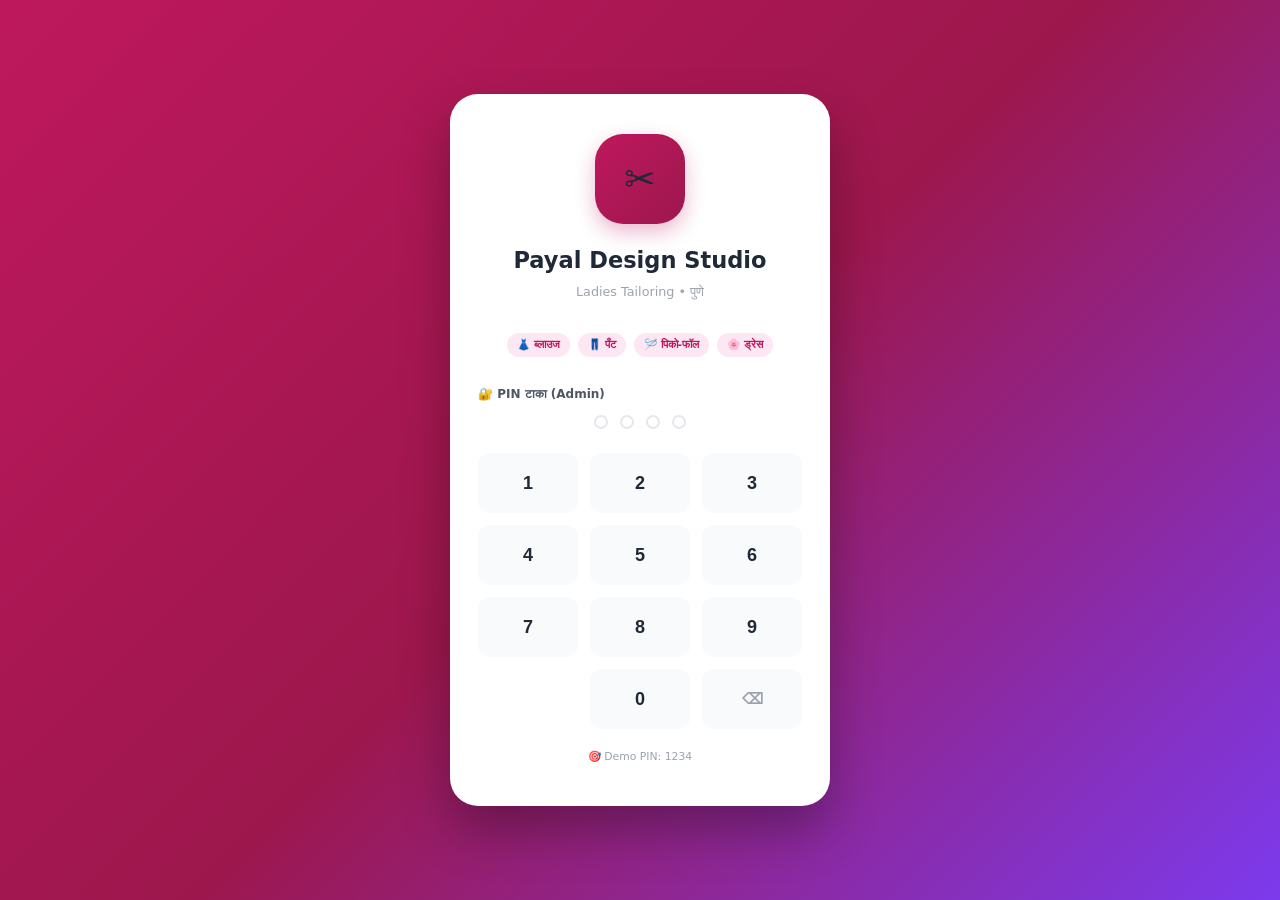
<file: index.html>
<!DOCTYPE html>
<html lang="mr">
<head>
  <meta charset="UTF-8">
  <meta name="viewport" content="width=device-width,initial-scale=1,maximum-scale=1">
  <meta name="theme-color" content="#be185d">
  <title>Payal Design Studio</title>
  <link rel="manifest" href="manifest.json">
  <link rel="stylesheet" href="assets/style.css">
  <style>
    body {
      background: linear-gradient(135deg, #be185d 0%, #9d174d 50%, #7c3aed 100%);
      display: flex;
      align-items: center;
      justify-content: center;
      min-height: 100vh;
      padding: 20px;
    }

    .splash-card {
      background: white;
      border-radius: 28px;
      padding: 40px 28px;
      width: 100%;
      max-width: 380px;
      text-align: center;
      box-shadow: 0 25px 50px rgba(0,0,0,0.3);
      animation: fadeIn 0.5s ease;
    }

    .shop-icon {
      width: 90px;
      height: 90px;
      background: linear-gradient(135deg, #be185d, #9d174d);
      border-radius: 28px;
      display: flex;
      align-items: center;
      justify-content: center;
      font-size: 2.5rem;
      margin: 0 auto 20px;
      box-shadow: 0 8px 20px rgba(190,24,93,0.3);
    }

    .shop-name {
      font-size: 1.5rem;
      font-weight: 800;
      color: var(--gray-800);
      margin-bottom: 4px;
    }

    .shop-tagline {
      color: var(--gray-400);
      font-size: 0.85rem;
      margin-bottom: 32px;
    }

    .pin-label {
      font-size: 0.8rem;
      font-weight: 700;
      color: var(--gray-600);
      margin-bottom: 12px;
      text-align: left;
    }

    .pin-dots {
      display: flex;
      gap: 12px;
      justify-content: center;
      margin-bottom: 24px;
    }

    .pin-dot {
      width: 14px;
      height: 14px;
      border-radius: 50%;
      border: 2.5px solid var(--gray-200);
      transition: all 0.2s;
    }

    .pin-dot.filled {
      background: var(--pink);
      border-color: var(--pink);
      transform: scale(1.1);
    }

    .keypad {
      display: grid;
      grid-template-columns: repeat(3, 1fr);
      gap: 12px;
      margin-bottom: 20px;
    }

    .key {
      height: 60px;
      border-radius: var(--radius-md);
      border: none;
      background: var(--gray-50);
      font-size: 1.2rem;
      font-weight: 700;
      color: var(--gray-800);
      cursor: pointer;
      transition: all 0.15s;
      display: flex;
      align-items: center;
      justify-content: center;
    }

    .key:active {
      background: var(--pink-light);
      color: var(--pink);
      transform: scale(0.95);
    }

    .key.del {
      font-size: 1rem;
      color: var(--gray-400);
    }

    .key.zero {
      grid-column: 2;
    }

    .demo-note {
      font-size: 0.72rem;
      color: var(--gray-400);
      margin-top: 8px;
    }

    .features {
      display: flex;
      gap: 8px;
      justify-content: center;
      flex-wrap: wrap;
      margin-bottom: 28px;
    }

    .feature-tag {
      background: var(--pink-light);
      color: var(--pink);
      padding: 4px 10px;
      border-radius: 12px;
      font-size: 0.72rem;
      font-weight: 600;
    }
  </style>
</head>
<body>
  <div class="splash-card">
    <div class="shop-icon">✂️</div>

    <h1 class="shop-name">Payal Design Studio</h1>
    <p class="shop-tagline">Ladies Tailoring • पुणे</p>

    <div class="features">
      <span class="feature-tag">👗 ब्लाउज</span>
      <span class="feature-tag">👖 पँट</span>
      <span class="feature-tag">🪡 पिको-फॉल</span>
      <span class="feature-tag">🌸 ड्रेस</span>
    </div>

    <p class="pin-label">🔐 PIN टाका (Admin)</p>

    <div class="pin-dots">
      <div class="pin-dot" id="dot-0"></div>
      <div class="pin-dot" id="dot-1"></div>
      <div class="pin-dot" id="dot-2"></div>
      <div class="pin-dot" id="dot-3"></div>
    </div>

    <div class="keypad">
      <button class="key" onclick="addPin('1')">1</button>
      <button class="key" onclick="addPin('2')">2</button>
      <button class="key" onclick="addPin('3')">3</button>
      <button class="key" onclick="addPin('4')">4</button>
      <button class="key" onclick="addPin('5')">5</button>
      <button class="key" onclick="addPin('6')">6</button>
      <button class="key" onclick="addPin('7')">7</button>
      <button class="key" onclick="addPin('8')">8</button>
      <button class="key" onclick="addPin('9')">9</button>
      <button class="key zero" onclick="addPin('0')">0</button>
      <button class="key del" onclick="delPin()">⌫</button>
    </div>

    <p class="demo-note">🎯 Demo PIN: 1234</p>
  </div>

  <div class="toast-container" id="toast-container"></div>

  <script>
    let pin = '';
    const CORRECT_PIN = '1234';

    function addPin(digit) {
      if (pin.length >= 4) return;
      pin += digit;
      updateDots();
      if (pin.length === 4) checkPin();
    }

    function delPin() {
      pin = pin.slice(0, -1);
      updateDots();
    }

    function updateDots() {
      for (let i = 0; i < 4; i++) {
        const dot = document.getElementById(`dot-${i}`);
        if (dot) dot.classList.toggle('filled', i < pin.length);
      }
    }

    function checkPin() {
      if (pin === CORRECT_PIN) {
        showToast('✅ Welcome Payal ताई! 🙏', 'success');
        setTimeout(() => {
          window.location.href = 'dashboard.html';
        }, 800);
      } else {
        showToast('❌ चुकीचा PIN!', 'error');
        pin = '';
        setTimeout(updateDots, 300);
      }
    }

    function showToast(msg, type) {
      const container = document.getElementById('toast-container');
      const toast = document.createElement('div');
      toast.className = `toast ${type}`;
      toast.textContent = msg;
      container.appendChild(toast);
      setTimeout(() => toast.remove(), 3000);
    }
  </script>
</body>
</html>
</file>
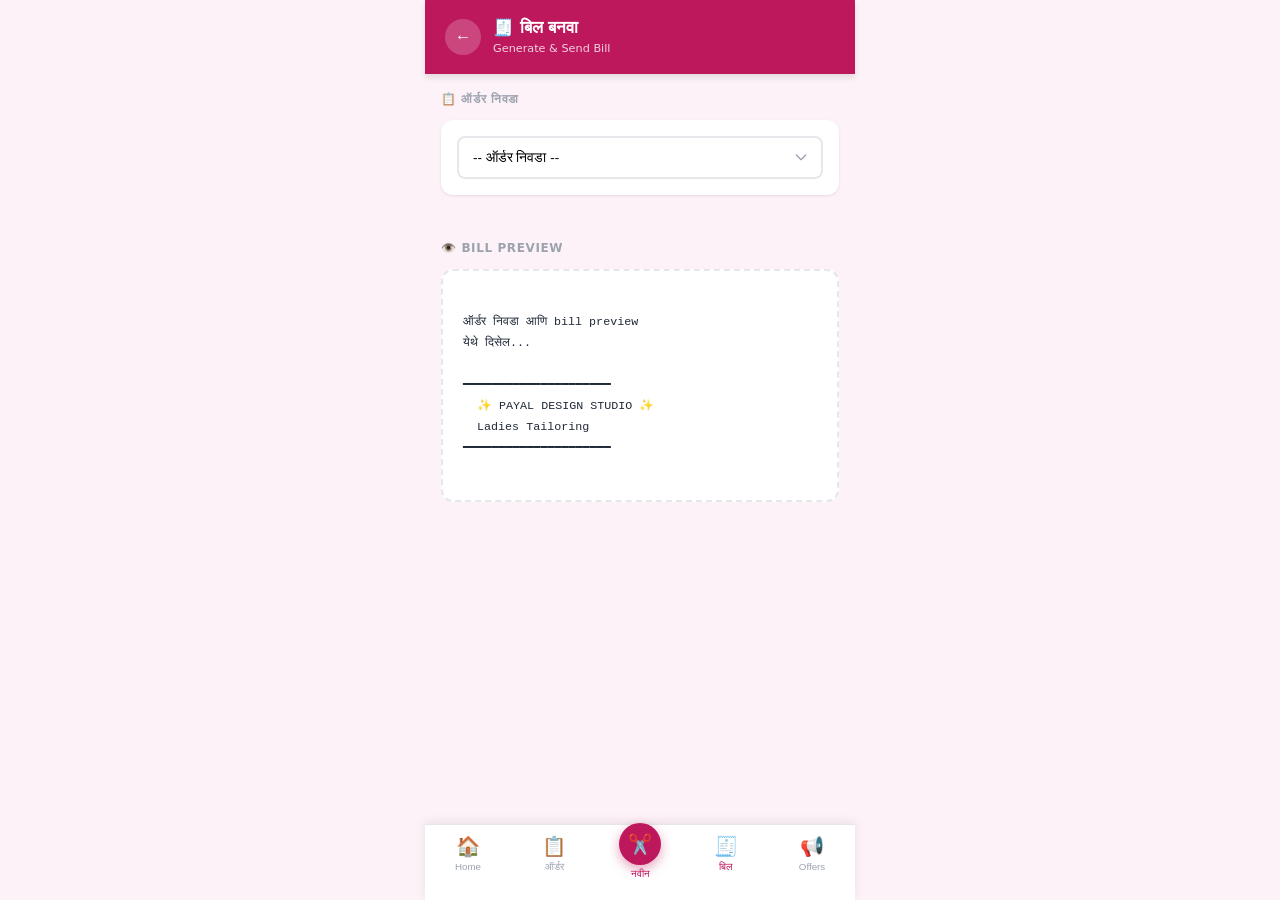
<file: bill.html>
<!DOCTYPE html>
<html lang="mr">
<head>
  <meta charset="UTF-8">
  <meta name="viewport" content="width=device-width,initial-scale=1,maximum-scale=1">
  <meta name="theme-color" content="#be185d">
  <title>बिल — Payal Design Studio</title>
  <link rel="stylesheet" href="assets/style.css">
  <style>
    .bill-header {
      text-align: center;
      padding: 20px;
      background: linear-gradient(135deg, #be185d, #9d174d);
      color: white;
    }

    .hidden { display: none !important; }

    .upi-section {
      background: linear-gradient(135deg, #10b981, #059669);
      color: white;
      border-radius: var(--radius-md);
      padding: 16px;
      text-align: center;
    }
  </style>
</head>
<body data-page="bill">

  <div class="screen">
    <div class="topbar">
      <button class="topbar-back" onclick="goBack()">←</button>
      <div class="topbar-title">
        <h1>🧾 बिल बनवा</h1>
        <p>Generate & Send Bill</p>
      </div>
    </div>

    <div class="page-content">

      <!-- Select Order -->
      <div class="section">
        <p class="section-title">📋 ऑर्डर निवडा</p>
        <div class="card">
          <select id="bill-order-select" class="form-input">
            <option value="">-- ऑर्डर निवडा --</option>
          </select>
        </div>
      </div>

      <!-- Bill Preview -->
      <div class="section">
        <p class="section-title">👁️ Bill Preview</p>
        <div class="bill-preview" id="bill-preview">
ऑर्डर निवडा आणि bill preview
येथे दिसेल...

━━━━━━━━━━━━━━━━━━━━━
  ✨ PAYAL DESIGN STUDIO ✨
  Ladies Tailoring
━━━━━━━━━━━━━━━━━━━━━
        </div>
      </div>

      <!-- Actions -->
      <div class="section hidden" id="bill-actions">

        <!-- UPI QR -->
        <div class="upi-section" style="margin-bottom:16px">
          <p style="font-size:0.8rem;opacity:0.9">UPI Payment</p>
          <div class="qr-placeholder">
            📱
          </div>
          <p id="qr-label" style="font-weight:700;font-size:1.1rem">
            QR Code
          </p>
          <p style="font-size:0.75rem;opacity:0.85;margin-top:4px">
            payal@upi
          </p>
          <p style="font-size:0.72rem;opacity:0.7;margin-top:4px">
            (Demo: Real QR येईल live version मध्ये)
          </p>
        </div>

        <button class="btn btn-primary" style="margin-bottom:10px"
                onclick="sendBillWhatsApp()">
          📱 WhatsApp वर Bill पाठवा
        </button>

        <button class="btn btn-secondary" style="margin-bottom:10px"
                onclick="copyBill()">
          📋 Bill Copy करा
        </button>

        <button class="btn btn-outline" onclick="markPaid()">
          ✅ Payment मिळाली (Mark Paid)
        </button>
      </div>

    </div>

    <!-- Bottom Nav -->
    <nav class="bottom-nav">
      <button class="nav-item" onclick="goTo('dashboard.html')">
        <span class="nav-icon">🏠</span>
        <span>Home</span>
      </button>
      <button class="nav-item" onclick="goTo('orders.html')">
        <span class="nav-icon">📋</span>
        <span>ऑर्डर</span>
      </button>
      <button class="nav-item" onclick="goTo('new-order.html')"
              style="color:var(--pink)">
        <span class="nav-icon"
              style="background:var(--pink);color:white;border-radius:50%;width:42px;height:42px;display:flex;align-items:center;justify-content:center;margin-top:-12px;box-shadow:0 4px 12px rgba(190,24,93,0.4)">
          ✂️
        </span>
        <span>नवीन</span>
      </button>
      <button class="nav-item active" onclick="goTo('bill.html')">
        <span class="nav-icon">🧾</span>
        <span>बिल</span>
      </button>
      <button class="nav-item" onclick="goTo('broadcast.html')">
        <span class="nav-icon">📢</span>
        <span>Offers</span>
      </button>
    </nav>
  </div>

  <div class="toast-container" id="toast-container"></div>

  <script src="assets/db.js"></script>
  <script src="assets/app.js"></script>
  <script>
    async function markPaid() {
      const orderId = document.getElementById('bill-order-select')?.value;
      if (!orderId) return;

      const order = await dbGet('orders', orderId);
      if (!order) return;

      order.balance  = 0;
      order.advance  = order.total;
      order.synced   = false;
      await dbAdd('orders', order);

      showToast('✅ Payment marked! ₹' + order.total + ' मिळाले!', 'success');
      setTimeout(() => {
        showToast('📱 Customer ला payment confirmation पाठवला!', 'success');
      }, 1500);
    }
  </script>
</body>
</html>
</file>
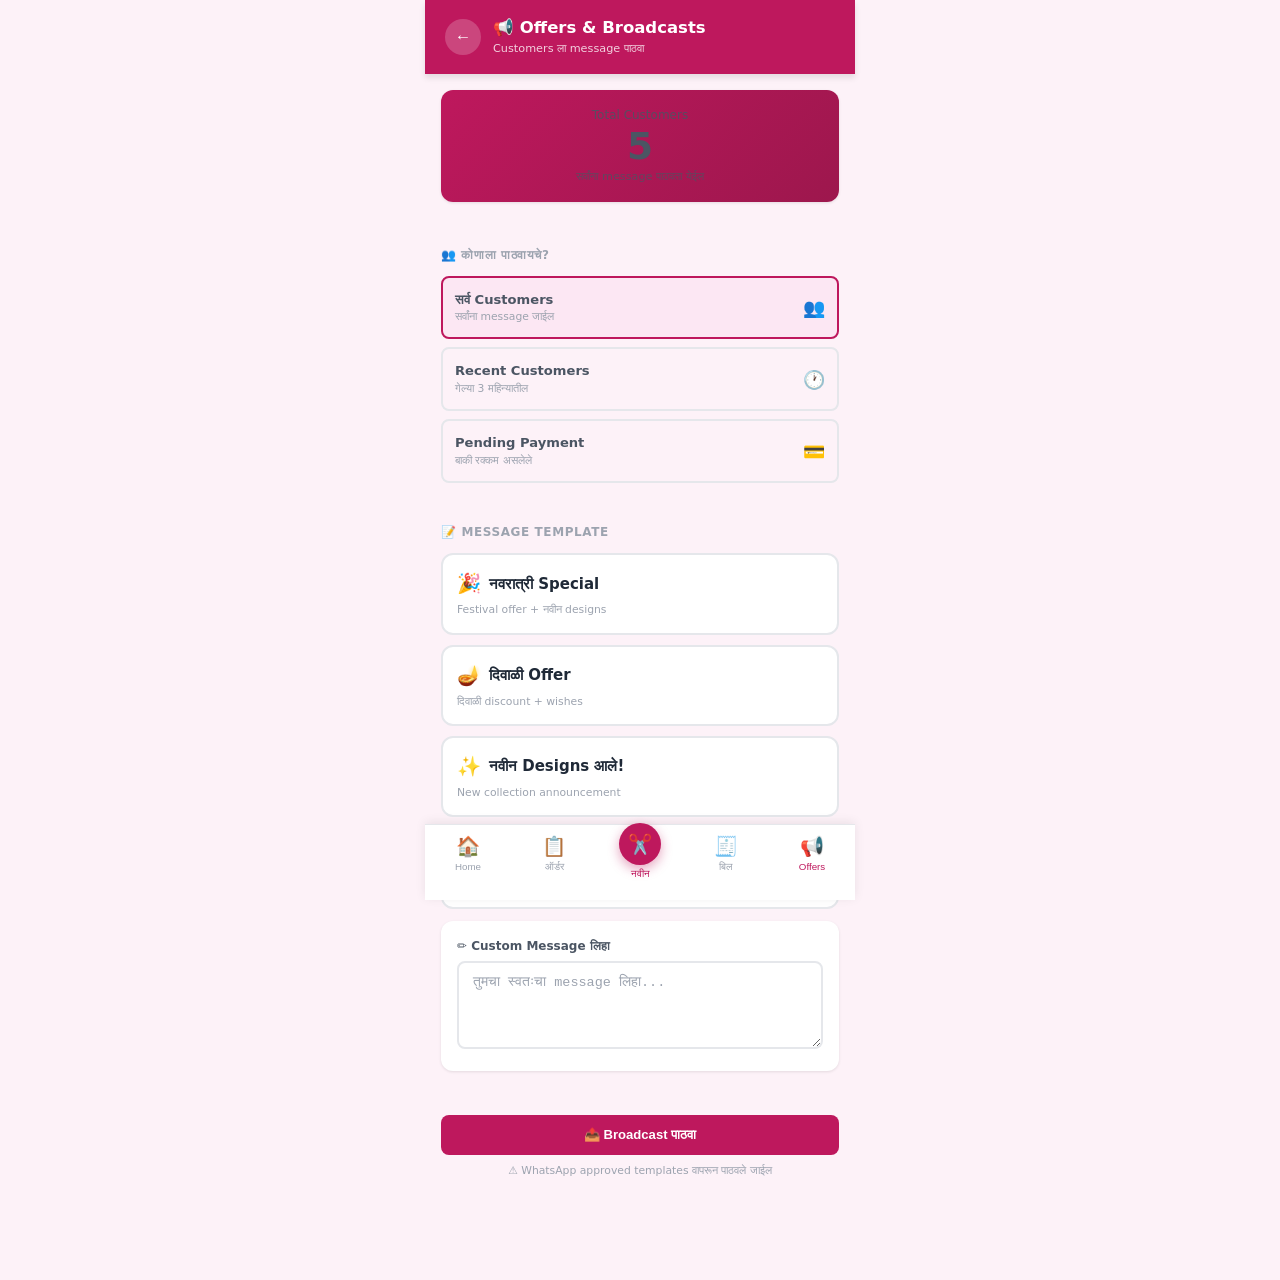
<file: broadcast.html>
<!DOCTYPE html>
<html lang="mr">
<head>
  <meta charset="UTF-8">
  <meta name="viewport" content="width=device-width,initial-scale=1,maximum-scale=1">
  <meta name="theme-color" content="#be185d">
  <title>Offers — Payal Design Studio</title>
  <link rel="stylesheet" href="assets/style.css">
  <style>
    .template-card {
      background: white;
      border: 2px solid var(--gray-200);
      border-radius: var(--radius-md);
      padding: 14px;
      cursor: pointer;
      transition: all 0.2s;
      margin-bottom: 10px;
    }

    .template-card.selected {
      border-color: var(--pink);
      background: var(--pink-light);
    }

    .template-card:active { transform: scale(0.98); }

    .template-title {
      display: flex;
      align-items: center;
      gap: 8px;
      margin-bottom: 4px;
    }

    .audience-option {
      display: flex;
      align-items: center;
      gap: 10px;
      padding: 12px;
      border: 2px solid var(--gray-200);
      border-radius: var(--radius-sm);
      cursor: pointer;
      margin-bottom: 8px;
      transition: all 0.2s;
    }

    .audience-option.selected {
      border-color: var(--pink);
      background: var(--pink-light);
    }

    .audience-option input { display: none; }
  </style>
</head>
<body data-page="broadcast">

  <div class="screen">
    <div class="topbar">
      <button class="topbar-back" onclick="goBack()">←</button>
      <div class="topbar-title">
        <h1>📢 Offers & Broadcasts</h1>
        <p>Customers ला message पाठवा</p>
      </div>
    </div>

    <div class="page-content">

      <!-- Stats -->
      <div class="section">
        <div class="card"
             style="background:linear-gradient(135deg,#be185d,#9d174d);color:white;text-align:center">
          <p style="font-size:0.8rem;opacity:0.85">
            Total Customers
          </p>
          <p style="font-size:2.5rem;font-weight:800;line-height:1.2"
             id="customer-count">-</p>
          <p style="font-size:0.75rem;opacity:0.75">
            सर्वांना message पाठवता येईल
          </p>
        </div>
      </div>

      <!-- Audience -->
      <div class="section">
        <p class="section-title">👥 कोणाला पाठवायचे?</p>

        <label class="audience-option selected" id="aud-all-label">
          <input type="radio" name="audience"
                 value="all" checked>
          <div>
            <p class="text-bold">सर्व Customers</p>
            <p class="text-xs text-gray">
              सर्वांना message जाईल
            </p>
          </div>
          <span style="margin-left:auto;font-size:1.2rem">👥</span>
        </label>

        <label class="audience-option" id="aud-recent-label">
          <input type="radio" name="audience" value="recent">
          <div>
            <p class="text-bold">Recent Customers</p>
            <p class="text-xs text-gray">
              गेल्या 3 महिन्यातील
            </p>
          </div>
          <span style="margin-left:auto;font-size:1.2rem">🕐</span>
        </label>

        <label class="audience-option" id="aud-pending-label">
          <input type="radio" name="audience" value="pending">
          <div>
            <p class="text-bold">Pending Payment</p>
            <p class="text-xs text-gray">
              बाकी रक्कम असलेले
            </p>
          </div>
          <span style="margin-left:auto;font-size:1.2rem">💳</span>
        </label>
      </div>

      <!-- Templates -->
      <div class="section">
        <p class="section-title">📝 Message Template</p>

        <div class="template-card" data-template="navratri">
          <div class="template-title">
            <span style="font-size:1.3rem">🎉</span>
            <h3>नवरात्री Special</h3>
          </div>
          <p class="text-xs text-gray">
            Festival offer + नवीन designs
          </p>
        </div>

        <div class="template-card" data-template="diwali">
          <div class="template-title">
            <span style="font-size:1.3rem">🪔</span>
            <h3>दिवाळी Offer</h3>
          </div>
          <p class="text-xs text-gray">
            दिवाळी discount + wishes
          </p>
        </div>

        <div class="template-card" data-template="new_designs">
          <div class="template-title">
            <span style="font-size:1.3rem">✨</span>
            <h3>नवीन Designs आले!</h3>
          </div>
          <p class="text-xs text-gray">
            New collection announcement
          </p>
        </div>

        <div class="template-card" data-template="reminder">
          <div class="template-title">
            <span style="font-size:1.3rem">🌸</span>
            <h3>Customer Reminder</h3>
          </div>
          <p class="text-xs text-gray">
            खूप दिवसात भेट नाही reminder
          </p>
        </div>

        <!-- Custom Message -->
        <div class="card" style="margin-top:12px">
          <p class="form-label">✏️ Custom Message लिहा</p>
          <textarea
            id="custom-msg"
            class="form-input"
            rows="4"
            placeholder="तुमचा स्वतःचा message लिहा..."
          ></textarea>
        </div>
      </div>

      <!-- Message Preview -->
      <div class="section" id="preview-section" style="display:none">
        <p class="section-title">👁️ Preview</p>
        <div class="bill-preview" id="msg-preview"
             style="font-family:inherit;font-size:0.85rem;line-height:1.6">
          Template निवडा...
        </div>
      </div>

      <!-- Send Button -->
      <div class="section">
        <button class="btn btn-primary" id="send-broadcast">
          📤 Broadcast पाठवा
        </button>
        <p class="text-xs text-gray text-center mt-8">
          ⚠️ WhatsApp approved templates वापरून पाठवले जाईल
        </p>
      </div>

    </div>

    <!-- Bottom Nav -->
    <nav class="bottom-nav">
      <button class="nav-item" onclick="goTo('dashboard.html')">
        <span class="nav-icon">🏠</span>
        <span>Home</span>
      </button>
      <button class="nav-item" onclick="goTo('orders.html')">
        <span class="nav-icon">📋</span>
        <span>ऑर्डर</span>
      </button>
      <button class="nav-item" onclick="goTo('new-order.html')"
              style="color:var(--pink)">
        <span class="nav-icon"
              style="background:var(--pink);color:white;border-radius:50%;width:42px;height:42px;display:flex;align-items:center;justify-content:center;margin-top:-12px;box-shadow:0 4px 12px rgba(190,24,93,0.4)">
          ✂️
        </span>
        <span>नवीन</span>
      </button>
      <button class="nav-item" onclick="goTo('bill.html')">
        <span class="nav-icon">🧾</span>
        <span>बिल</span>
      </button>
      <button class="nav-item active" onclick="goTo('broadcast.html')">
        <span class="nav-icon">📢</span>
        <span>Offers</span>
      </button>
    </nav>
  </div>

  <div class="toast-container" id="toast-container"></div>

  <script src="assets/db.js"></script>
  <script src="assets/app.js"></script>
  <script>
    // Audience selection UI
    document.querySelectorAll('.audience-option').forEach(opt => {
      opt.addEventListener('click', () => {
        document.querySelectorAll('.audience-option')
                .forEach(o => o.classList.remove('selected'));
        opt.classList.add('selected');
      });
    });

    // Show preview when template selected
    document.querySelectorAll('.template-card').forEach(card => {
      card.addEventListener('click', () => {
        document.getElementById('preview-section').style.display = 'block';
      });
    });

    document.getElementById('custom-msg')?.addEventListener('input', () => {
      document.getElementById('preview-section').style.display = 'block';
    });
  </script>
</body>
</html>
</file>
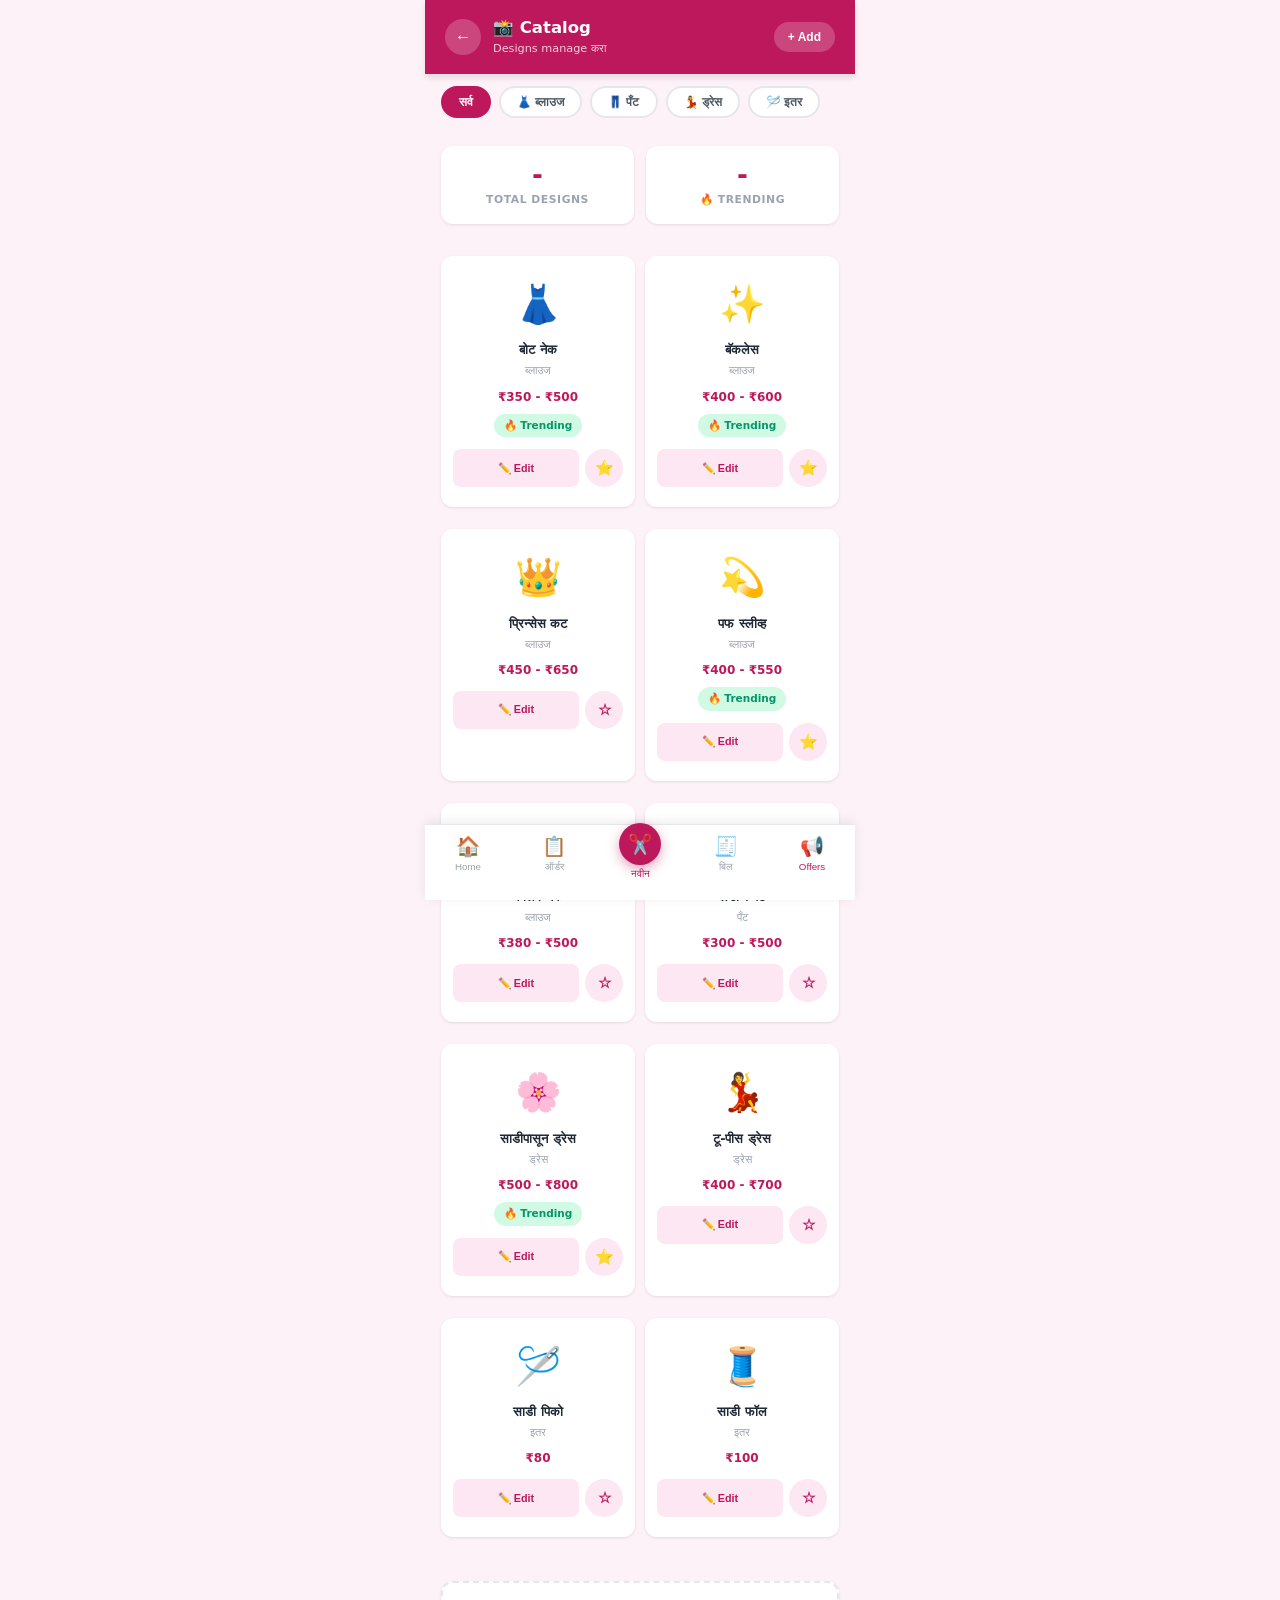
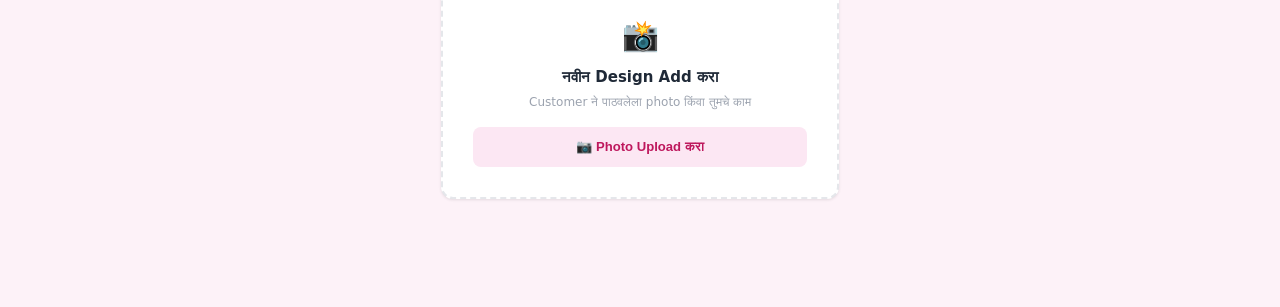
<file: catalog.html>
<!DOCTYPE html>
<html lang="mr">
<head>
  <meta charset="UTF-8">
  <meta name="viewport" content="width=device-width,initial-scale=1,maximum-scale=1">
  <meta name="theme-color" content="#be185d">
  <title>Catalog — Payal Design Studio</title>
  <link rel="stylesheet" href="assets/style.css">
  <style>
    #catalog-grid {
      display: grid;
      grid-template-columns: 1fr 1fr;
      gap: 10px;
    }

    .template-card.selected {
      border: 2px solid var(--pink);
      background: var(--pink-light);
    }
  </style>
</head>
<body data-page="catalog">

  <div class="screen">
    <div class="topbar">
      <button class="topbar-back" onclick="goBack()">←</button>
      <div class="topbar-title">
        <h1>📸 Catalog</h1>
        <p>Designs manage करा</p>
      </div>
      <button class="topbar-action"
              onclick="showToast('Photo upload येईल! Demo मध्ये नाही','')">
        + Add
      </button>
    </div>

    <div class="page-content">

      <!-- Category Filter -->
      <div class="filter-tabs" style="margin-top:12px">
        <button class="filter-tab cat-filter active" data-cat="all">
          सर्व
        </button>
        <button class="filter-tab cat-filter" data-cat="ब्लाउज">
          👗 ब्लाउज
        </button>
        <button class="filter-tab cat-filter" data-cat="पँट">
          👖 पँट
        </button>
        <button class="filter-tab cat-filter" data-cat="ड्रेस">
          💃 ड्रेस
        </button>
        <button class="filter-tab cat-filter" data-cat="इतर">
          🪡 इतर
        </button>
      </div>

      <!-- Stats -->
      <div class="section">
        <div class="grid-2">
          <div class="stat-card">
            <div class="stat-number" id="total-designs">-</div>
            <div class="stat-label">Total Designs</div>
          </div>
          <div class="stat-card">
            <div class="stat-number" id="trending-count">-</div>
            <div class="stat-label">🔥 Trending</div>
          </div>
        </div>
      </div>

      <!-- Catalog Grid -->
      <div class="section">
        <div id="catalog-grid">
          <div style="grid-column:1/-1;text-align:center;padding:40px;color:var(--gray-400)">
            लोड होत आहे...
          </div>
        </div>
      </div>

      <!-- Add New (Demo) -->
      <div class="section">
        <div class="card"
             style="border:2px dashed var(--gray-200);text-align:center;padding:30px">
          <p style="font-size:2rem;margin-bottom:8px">📸</p>
          <h3 style="margin-bottom:4px">नवीन Design Add करा</h3>
          <p class="text-sm text-gray" style="margin-bottom:16px">
            Customer ने पाठवलेला photo किंवा तुमचे काम
          </p>
          <button class="btn btn-secondary"
                  onclick="showToast('Photo upload: Live version मध्ये येईल!','')">
            📷 Photo Upload करा
          </button>
        </div>
      </div>

    </div>

    <!-- Bottom Nav -->
    <nav class="bottom-nav">
      <button class="nav-item" onclick="goTo('dashboard.html')">
        <span class="nav-icon">🏠</span>
        <span>Home</span>
      </button>
      <button class="nav-item" onclick="goTo('orders.html')">
        <span class="nav-icon">📋</span>
        <span>ऑर्डर</span>
      </button>
      <button class="nav-item" onclick="goTo('new-order.html')"
              style="color:var(--pink)">
        <span class="nav-icon"
              style="background:var(--pink);color:white;border-radius:50%;width:42px;height:42px;display:flex;align-items:center;justify-content:center;margin-top:-12px;box-shadow:0 4px 12px rgba(190,24,93,0.4)">
          ✂️
        </span>
        <span>नवीन</span>
      </button>
      <button class="nav-item" onclick="goTo('bill.html')">
        <span class="nav-icon">🧾</span>
        <span>बिल</span>
      </button>
      <button class="nav-item active" onclick="goTo('broadcast.html')">
        <span class="nav-icon">📢</span>
        <span>Offers</span>
      </button>
    </nav>
  </div>

  <div class="toast-container" id="toast-container"></div>

  <script src="assets/db.js"></script>
  <script src="assets/app.js"></script>
  <script>
    async function loadStats() {
      const catalog  = await dbGetAll('catalog');
      const trending = catalog.filter(c => c.trending);
      setEl('total-designs', catalog.length);
      setEl('trending-count', trending.length);
    }

    window.addEventListener('DOMContentLoaded', loadStats);
  </script>
</body>
</html>
</file>
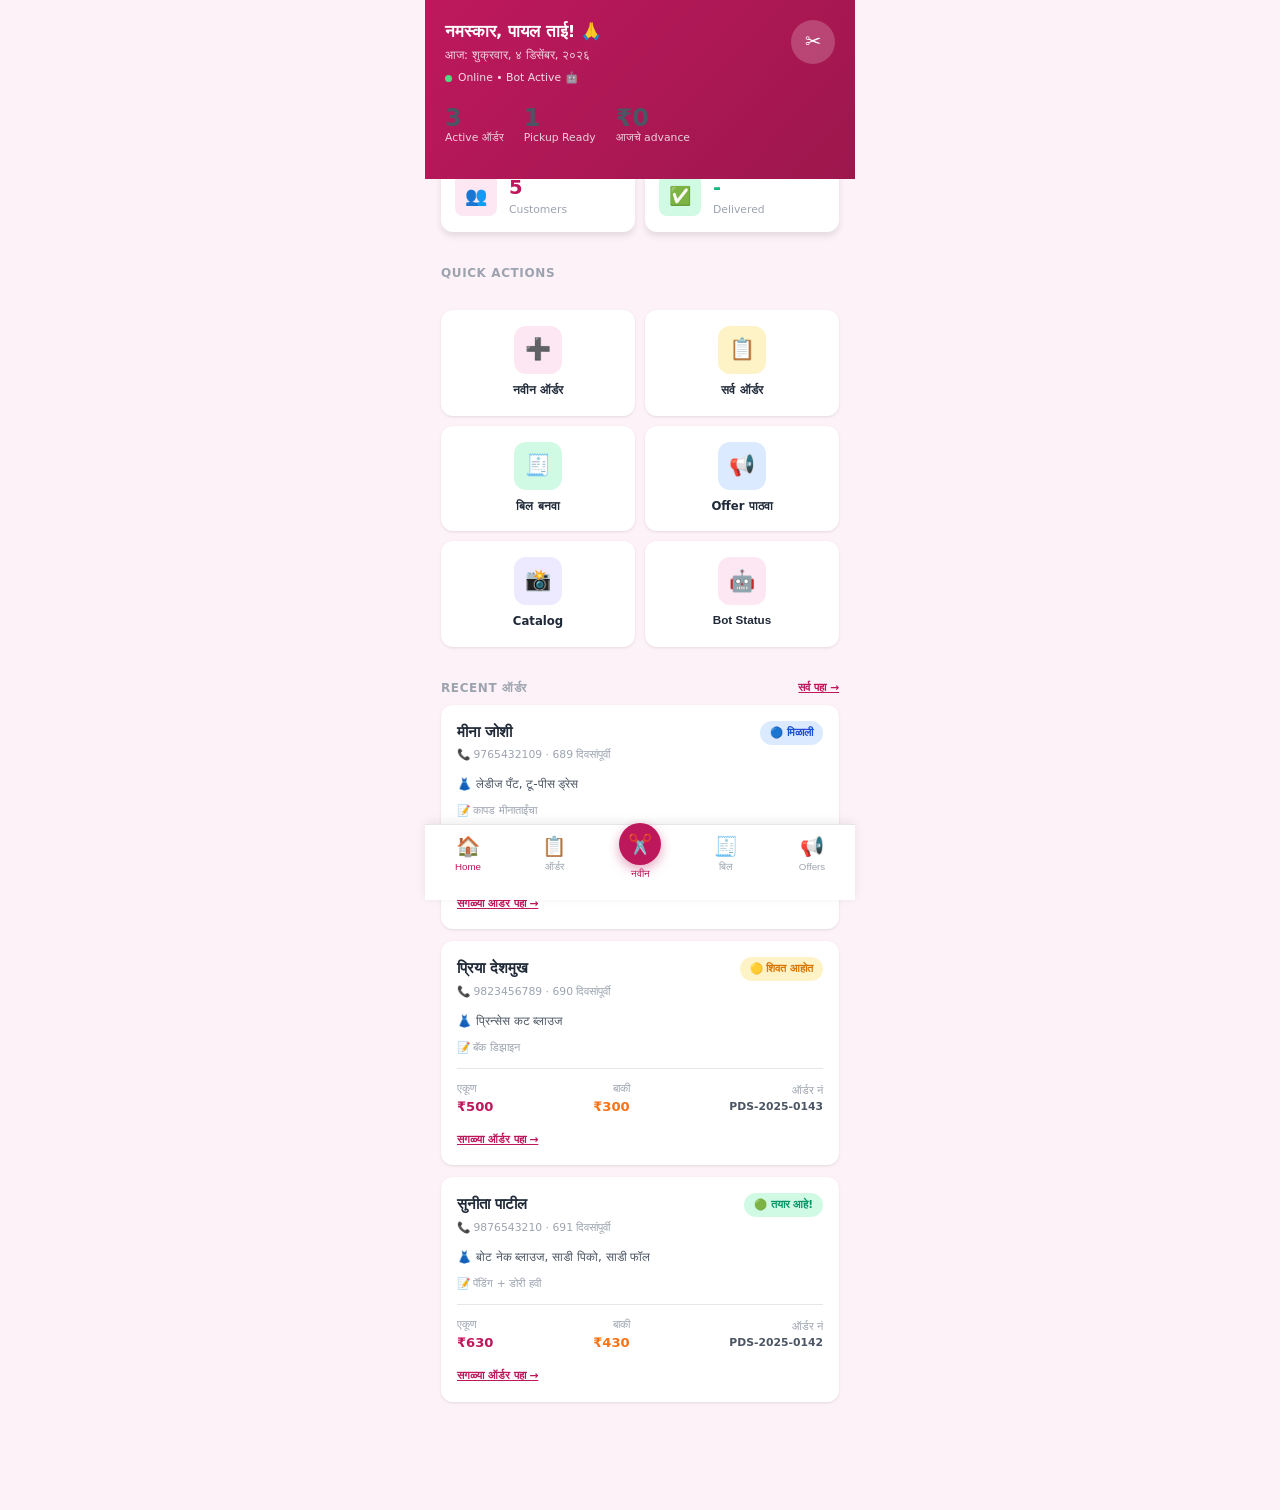
<file: dashboard.html>
<!DOCTYPE html>
<html lang="mr">
<head>
  <meta charset="UTF-8">
  <meta name="viewport" content="width=device-width,initial-scale=1,maximum-scale=1">
  <meta name="theme-color" content="#be185d">
  <title>Dashboard — Payal Design Studio</title>
  <link rel="manifest" href="manifest.json">
  <link rel="stylesheet" href="assets/style.css">
  <style>
    .header-banner {
      background: linear-gradient(135deg, #be185d, #9d174d);
      color: white;
      padding: 20px 20px 32px;
    }

    .header-top {
      display: flex;
      justify-content: space-between;
      align-items: flex-start;
      margin-bottom: 20px;
    }

    .greeting-text h2 {
      font-size: 1.1rem;
      font-weight: 700;
      margin-bottom: 2px;
    }

    .greeting-text p {
      font-size: 0.78rem;
      color: rgba(255,255,255,0.8);
    }

    .shop-avatar {
      width: 44px;
      height: 44px;
      background: rgba(255,255,255,0.2);
      border-radius: 50%;
      display: flex;
      align-items: center;
      justify-content: center;
      font-size: 1.3rem;
    }

    .stats-row {
      display: grid;
      grid-template-columns: 1fr 1fr;
      gap: 10px;
      padding: 0 16px;
      margin-top: -20px;
      margin-bottom: 16px;
    }

    .stat-card-dash {
      background: white;
      border-radius: var(--radius-md);
      padding: 14px;
      box-shadow: var(--shadow-md);
      display: flex;
      align-items: center;
      gap: 12px;
    }

    .stat-icon {
      width: 42px;
      height: 42px;
      border-radius: var(--radius-sm);
      display: flex;
      align-items: center;
      justify-content: center;
      font-size: 1.2rem;
      flex-shrink: 0;
    }

    .quick-actions {
      display: grid;
      grid-template-columns: 1fr 1fr;
      gap: 10px;
      padding: 0 16px 16px;
    }

    .action-btn {
      background: white;
      border: none;
      border-radius: var(--radius-md);
      padding: 16px 12px;
      display: flex;
      flex-direction: column;
      align-items: center;
      gap: 8px;
      cursor: pointer;
      box-shadow: var(--shadow-sm);
      text-decoration: none;
      transition: all 0.2s;
    }

    .action-btn:active {
      transform: scale(0.97);
      box-shadow: var(--shadow-md);
    }

    .action-icon {
      width: 48px;
      height: 48px;
      border-radius: var(--radius-md);
      display: flex;
      align-items: center;
      justify-content: center;
      font-size: 1.4rem;
    }

    .action-label {
      font-size: 0.78rem;
      font-weight: 700;
      color: var(--gray-800);
      text-align: center;
    }

    .online-status {
      display: flex;
      align-items: center;
      gap: 6px;
      font-size: 0.72rem;
      color: rgba(255,255,255,0.85);
    }

    .online-dot {
      width: 7px;
      height: 7px;
      border-radius: 50%;
      background: #4ade80;
      animation: pulse 2s infinite;
    }

    @keyframes pulse {
      0%, 100% { opacity: 1; }
      50%       { opacity: 0.5; }
    }
  </style>
</head>
<body data-page="dashboard">

  <div class="screen">
    <!-- Header Banner -->
    <div class="header-banner">
      <div class="header-top">
        <div class="greeting-text">
          <h2>नमस्कार, पायल ताई! 🙏</h2>
          <p id="today-date">आज: लोड होत आहे...</p>
          <div class="online-status" style="margin-top:6px">
            <div class="online-dot" id="status-dot"></div>
            <span id="online-status-text">Online</span>
          </div>
        </div>
        <div class="shop-avatar">✂️</div>
      </div>

      <!-- Banner Stats -->
      <div style="display:flex;gap:20px">
        <div>
          <p style="font-size:1.6rem;font-weight:800;line-height:1"
             id="stat-active">-</p>
          <p style="font-size:0.72rem;color:rgba(255,255,255,0.8)">
            Active ऑर्डर
          </p>
        </div>
        <div>
          <p style="font-size:1.6rem;font-weight:800;line-height:1"
             id="stat-ready">-</p>
          <p style="font-size:0.72rem;color:rgba(255,255,255,0.8)">
            Pickup Ready
          </p>
        </div>
        <div>
          <p style="font-size:1.6rem;font-weight:800;line-height:1"
             id="stat-revenue">-</p>
          <p style="font-size:0.72rem;color:rgba(255,255,255,0.8)">
            आजचे advance
          </p>
        </div>
      </div>
    </div>

    <div class="page-content">
      <!-- Stats Row -->
      <div class="stats-row">
        <div class="stat-card-dash">
          <div class="stat-icon" style="background:#fce7f3">👥</div>
          <div>
            <p class="text-bold text-pink" style="font-size:1.3rem"
               id="stat-customers">-</p>
            <p class="text-xs text-gray">Customers</p>
          </div>
        </div>
        <div class="stat-card-dash">
          <div class="stat-icon" style="background:#d1fae5">✅</div>
          <div>
            <p class="text-bold text-green" style="font-size:1.3rem"
               id="stat-delivered">-</p>
            <p class="text-xs text-gray">Delivered</p>
          </div>
        </div>
      </div>

      <!-- Quick Actions -->
      <div class="section">
        <p class="section-title">Quick Actions</p>
      </div>

      <div class="quick-actions">
        <a href="new-order.html" class="action-btn">
          <div class="action-icon" style="background:#fce7f3">
            ➕
          </div>
          <span class="action-label">नवीन ऑर्डर</span>
        </a>

        <a href="orders.html" class="action-btn">
          <div class="action-icon" style="background:#fef3c7">
            📋
          </div>
          <span class="action-label">सर्व ऑर्डर</span>
        </a>

        <a href="bill.html" class="action-btn">
          <div class="action-icon" style="background:#d1fae5">
            🧾
          </div>
          <span class="action-label">बिल बनवा</span>
        </a>

        <a href="broadcast.html" class="action-btn">
          <div class="action-icon" style="background:#dbeafe">
            📢
          </div>
          <span class="action-label">Offer पाठवा</span>
        </a>

        <a href="catalog.html" class="action-btn">
          <div class="action-icon" style="background:#ede9fe">
            📸
          </div>
          <span class="action-label">Catalog</span>
        </a>

        <button class="action-btn"
                onclick="showToast('Bot आत्ता Online आहे! ✅','success')">
          <div class="action-icon" style="background:#fce7f3">
            🤖
          </div>
          <span class="action-label">Bot Status</span>
        </button>
      </div>

      <!-- Ready for Pickup Alert -->
      <div class="section" id="ready-alert-section" style="display:none">
        <div class="card" style="border-left:4px solid var(--green)">
          <div class="flex-between">
            <div>
              <h3 style="color:var(--green)">🟢 Pickup Ready!</h3>
              <p class="text-sm mt-4" id="ready-names">-</p>
            </div>
            <a href="orders.html" class="btn btn-success btn-sm">
              पहा
            </a>
          </div>
        </div>
      </div>

      <!-- Recent Orders -->
      <div class="section">
        <div class="flex-between mb-8">
          <p class="section-title" style="margin-bottom:0">
            Recent ऑर्डर
          </p>
          <a href="orders.html"
             class="text-pink text-xs text-bold">
            सर्व पहा →
          </a>
        </div>
        <div id="recent-orders">
          <div class="card">
            <div style="text-align:center;padding:20px;color:var(--gray-400)">
              लोड होत आहे...
            </div>
          </div>
        </div>
      </div>
    </div>

    <!-- Bottom Nav -->
    <nav class="bottom-nav">
      <button class="nav-item active" onclick="goTo('dashboard.html')">
        <span class="nav-icon">🏠</span>
        <span>Home</span>
      </button>
      <button class="nav-item" onclick="goTo('orders.html')">
        <span class="nav-icon">📋</span>
        <span>ऑर्डर</span>
      </button>
      <button class="nav-item"
              onclick="goTo('new-order.html')"
              style="color:var(--pink)">
        <span class="nav-icon"
              style="background:var(--pink);color:white;border-radius:50%;width:42px;height:42px;display:flex;align-items:center;justify-content:center;margin-top:-12px;box-shadow:0 4px 12px rgba(190,24,93,0.4)">
          ✂️
        </span>
        <span>नवीन</span>
      </button>
      <button class="nav-item" onclick="goTo('bill.html')">
        <span class="nav-icon">🧾</span>
        <span>बिल</span>
      </button>
      <button class="nav-item" onclick="goTo('broadcast.html')">
        <span class="nav-icon">📢</span>
        <span>Offers</span>
      </button>
    </nav>
  </div>

  <div class="toast-container" id="toast-container"></div>

  <script src="assets/db.js"></script>
  <script src="assets/app.js"></script>
  <script>
    // Set today's date
    const today = new Date().toLocaleDateString('mr-IN', {
      weekday: 'long', day: 'numeric',
      month: 'long', year: 'numeric'
    });
    document.getElementById('today-date').textContent = 'आज: ' + today;

    // Online status
    function updateOnlineStatus() {
      const dot  = document.getElementById('status-dot');
      const text = document.getElementById('online-status-text');
      if (navigator.onLine) {
        dot.style.background  = '#4ade80';
        text.textContent      = 'Online • Bot Active 🤖';
      } else {
        dot.style.background  = '#f97316';
        text.textContent      = 'Offline • Changes saved locally';
      }
    }

    window.addEventListener('online',  updateOnlineStatus);
    window.addEventListener('offline', updateOnlineStatus);
    updateOnlineStatus();

    // Load delivered count
    async function loadDelivered() {
      const orders    = await dbGetAll('orders');
      const delivered = orders.filter(o => o.status === 'delivered');
      setEl('stat-delivered', delivered.length);

      // Ready alert
      const ready = orders.filter(o => o.status === 'ready');
      if (ready.length > 0) {
        document.getElementById('ready-alert-section').style.display = 'block';
        const names = ready.map(o => o.customerName).join(', ');
        setEl('ready-names', names + ' — Pickup साठी ready!');
      }
    }

    window.addEventListener('DOMContentLoaded', () => {
      loadDelivered();
    });
  </script>
</body>
</html>
</file>
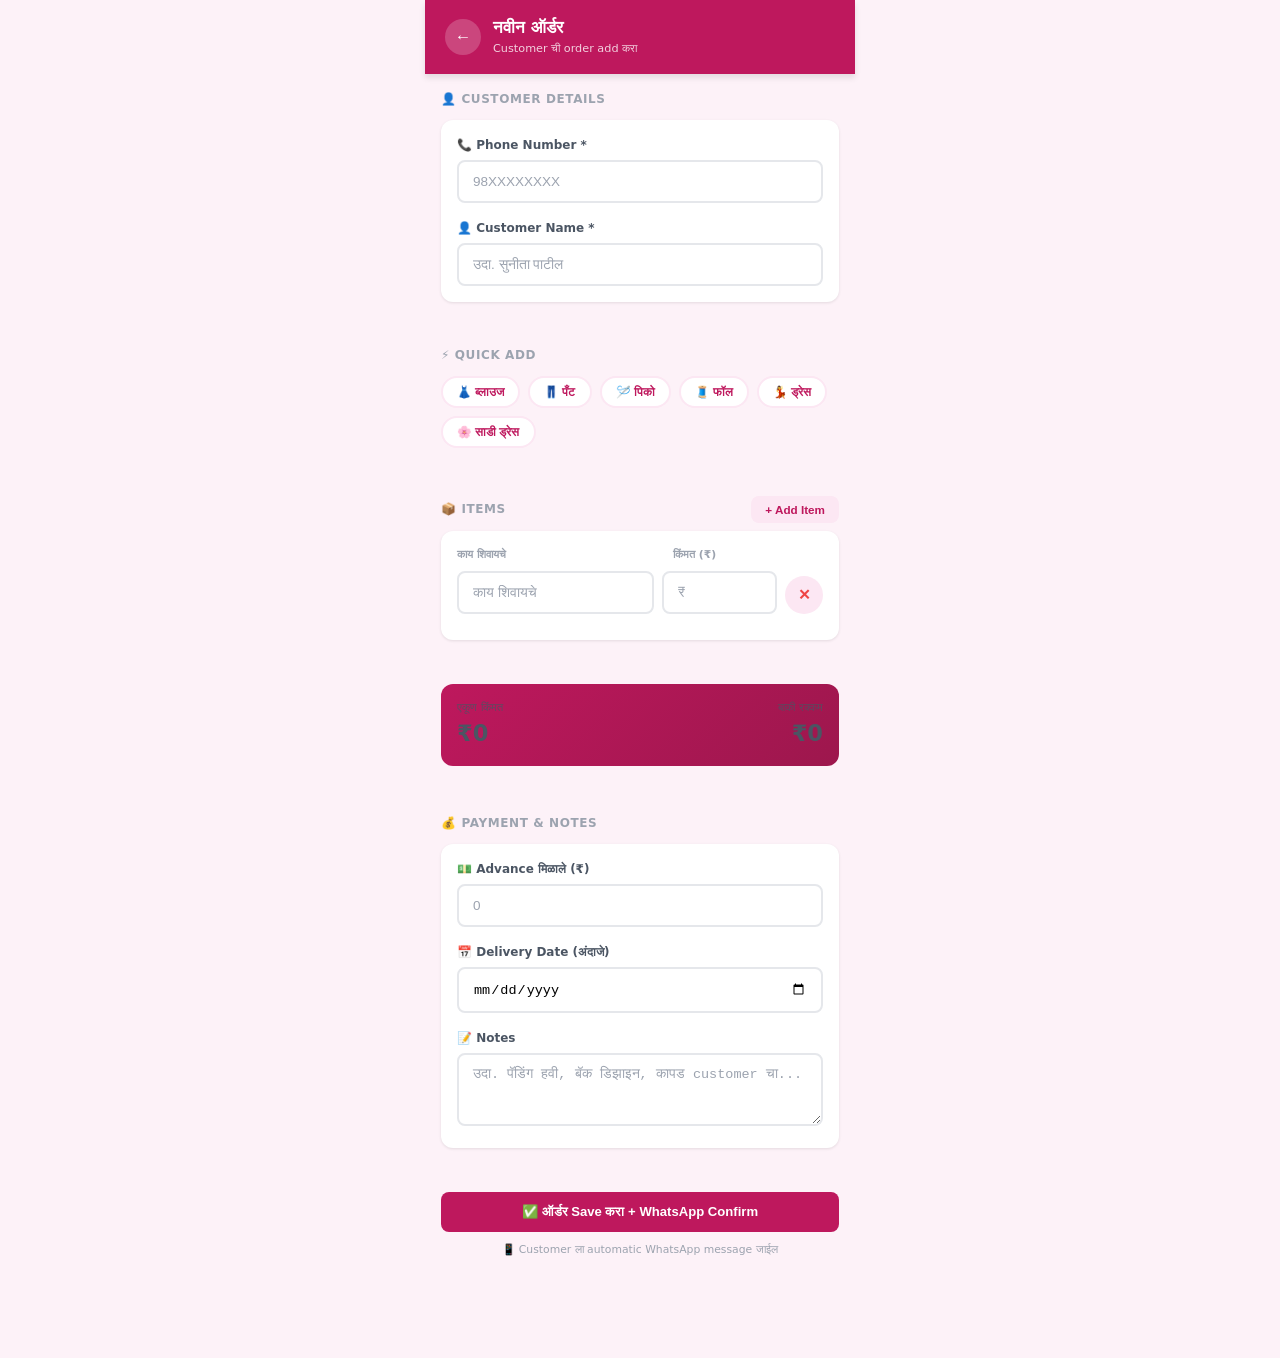
<file: new-order.html>
<!DOCTYPE html>
<html lang="mr">
<head>
  <meta charset="UTF-8">
  <meta name="viewport" content="width=device-width,initial-scale=1,maximum-scale=1">
  <meta name="theme-color" content="#be185d">
  <title>नवीन ऑर्डर — Payal Design Studio</title>
  <link rel="stylesheet" href="assets/style.css">
  <style>
    .preset-items {
      display: flex;
      flex-wrap: wrap;
      gap: 8px;
      margin-bottom: 16px;
    }

    .preset-item {
      padding: 7px 14px;
      border-radius: 20px;
      border: 2px solid var(--pink-light);
      background: white;
      color: var(--pink);
      font-size: 0.78rem;
      font-weight: 600;
      cursor: pointer;
      transition: all 0.2s;
    }

    .preset-item:active {
      background: var(--pink);
      color: white;
    }

    .total-bar {
      background: linear-gradient(135deg, #be185d, #9d174d);
      color: white;
      border-radius: var(--radius-md);
      padding: 16px;
      display: flex;
      justify-content: space-between;
      align-items: center;
      margin-bottom: 16px;
    }

    .offline-badge {
      background: var(--gold);
      color: white;
      padding: 4px 10px;
      border-radius: 12px;
      font-size: 0.72rem;
      font-weight: 600;
    }
  </style>
</head>
<body data-page="new-order">

  <div class="screen">
    <div class="topbar">
      <button class="topbar-back" onclick="goBack()">←</button>
      <div class="topbar-title">
        <h1>नवीन ऑर्डर</h1>
        <p>Customer ची order add करा</p>
      </div>
      <span class="offline-badge" id="offline-indicator"
            style="display:none">
        💾 Offline
      </span>
    </div>

    <div class="page-content">
      <form id="order-form">

        <!-- Customer Details -->
        <div class="section">
          <p class="section-title">👤 Customer Details</p>
          <div class="card">
            <div class="form-group">
              <label class="form-label">📞 Phone Number *</label>
              <input
                type="tel"
                id="phone"
                class="form-input"
                placeholder="98XXXXXXXX"
                maxlength="10"
                required
              >
            </div>
            <div class="form-group" style="margin-bottom:0">
              <label class="form-label">👤 Customer Name *</label>
              <input
                type="text"
                id="cname"
                class="form-input"
                placeholder="उदा. सुनीता पाटील"
                required
              >
            </div>
          </div>
        </div>

        <!-- Quick Add Items -->
        <div class="section">
          <p class="section-title">⚡ Quick Add</p>
          <div class="preset-items">
            <button type="button" class="preset-item"
                    data-name="ब्लाउज" data-price="400">
              👗 ब्लाउज
            </button>
            <button type="button" class="preset-item"
                    data-name="लेडीज पँट" data-price="400">
              👖 पँट
            </button>
            <button type="button" class="preset-item"
                    data-name="साडी पिको" data-price="80">
              🪡 पिको
            </button>
            <button type="button" class="preset-item"
                    data-name="साडी फॉल" data-price="100">
              🧵 फॉल
            </button>
            <button type="button" class="preset-item"
                    data-name="टू-पीस ड्रेस" data-price="600">
              💃 ड्रेस
            </button>
            <button type="button" class="preset-item"
                    data-name="साडीपासून ड्रेस" data-price="700">
              🌸 साडी ड्रेस
            </button>
          </div>
        </div>

        <!-- Items List -->
        <div class="section">
          <div class="flex-between mb-8">
            <p class="section-title" style="margin-bottom:0">
              📦 Items
            </p>
            <button type="button" id="add-item-btn"
                    class="btn btn-secondary btn-sm">
              + Add Item
            </button>
          </div>

          <div class="card">
            <div style="display:flex;gap:8px;margin-bottom:8px">
              <p class="text-xs text-gray text-bold"
                 style="flex:2">काय शिवायचे</p>
              <p class="text-xs text-gray text-bold"
                 style="flex:1">किंमत (₹)</p>
              <div style="width:38px"></div>
            </div>
            <div id="items-container"></div>
          </div>
        </div>

        <!-- Total -->
        <div class="section">
          <div class="total-bar">
            <div>
              <p style="font-size:0.75rem;opacity:0.8">एकूण किंमत</p>
              <p style="font-size:1.5rem;font-weight:800"
                 id="total-display">₹0</p>
            </div>
            <div style="text-align:right">
              <p style="font-size:0.75rem;opacity:0.8">बाकी रक्कम</p>
              <p style="font-size:1.5rem;font-weight:800"
                 id="balance-display">₹0</p>
            </div>
          </div>
        </div>

        <!-- Payment & Notes -->
        <div class="section">
          <p class="section-title">💰 Payment & Notes</p>
          <div class="card">
            <div class="form-group">
              <label class="form-label">
                💵 Advance मिळाले (₹)
              </label>
              <input
                type="number"
                id="advance"
                class="form-input"
                placeholder="0"
                min="0"
              >
            </div>
            <div class="form-group">
              <label class="form-label">
                📅 Delivery Date (अंदाजे)
              </label>
              <input
                type="date"
                id="delivery-date"
                class="form-input"
              >
            </div>
            <div class="form-group" style="margin-bottom:0">
              <label class="form-label">📝 Notes</label>
              <textarea
                id="notes"
                class="form-input"
                rows="3"
                placeholder="उदा. पॅडिंग हवी, बॅक डिझाइन, कापड customer चा..."
              ></textarea>
            </div>
          </div>
        </div>

        <!-- Submit -->
        <div class="section">
          <button type="submit" class="btn btn-primary">
            ✅ ऑर्डर Save करा + WhatsApp Confirm
          </button>
          <p class="text-xs text-gray text-center"
             style="margin-top:10px">
            📱 Customer ला automatic WhatsApp message जाईल
          </p>
        </div>

      </form>
    </div>
  </div>

  <div class="toast-container" id="toast-container"></div>

  <script src="assets/db.js"></script>
  <script src="assets/app.js"></script>
  <script>
    // Set min date to today for delivery
    const today = new Date().toISOString().split('T')[0];
    document.getElementById('delivery-date').min = today;

    // Show offline indicator
    if (!navigator.onLine) {
      document.getElementById('offline-indicator').style.display = 'block';
    }

    window.addEventListener('offline', () => {
      document.getElementById('offline-indicator').style.display = 'block';
    });

    window.addEventListener('online', () => {
      document.getElementById('offline-indicator').style.display = 'none';
    });
  </script>
</body>
</html>
</file>
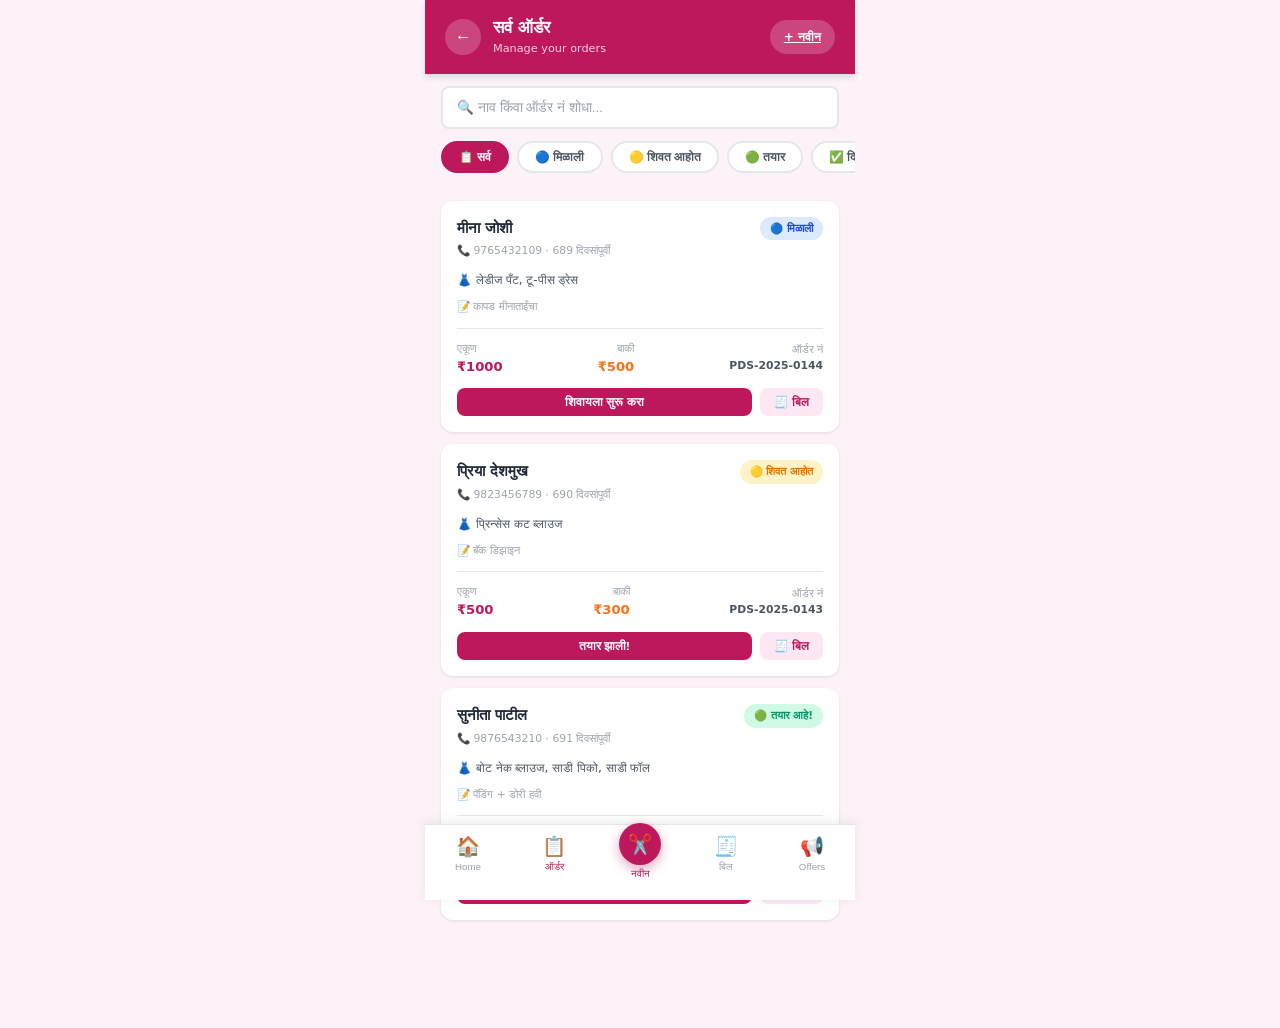
<file: orders.html>
<!DOCTYPE html>
<html lang="mr">
<head>
  <meta charset="UTF-8">
  <meta name="viewport" content="width=device-width,initial-scale=1,maximum-scale=1">
  <meta name="theme-color" content="#be185d">
  <title>ऑर्डर — Payal Design Studio</title>
  <link rel="stylesheet" href="assets/style.css">
</head>
<body data-page="orders">

  <div class="screen">
    <div class="topbar">
      <button class="topbar-back" onclick="goBack()">←</button>
      <div class="topbar-title">
        <h1>सर्व ऑर्डर</h1>
        <p>Manage your orders</p>
      </div>
      <a href="new-order.html" class="topbar-action">+ नवीन</a>
    </div>

    <div class="page-content">
      <!-- Search -->
      <div style="padding:12px 16px">
        <input
          type="search"
          class="form-input"
          placeholder="🔍 नाव किंवा ऑर्डर नं शोधा..."
          id="search-input"
        >
      </div>

      <!-- Filter Tabs -->
      <div class="filter-tabs">
        <button class="filter-tab active" data-filter="all">
          📋 सर्व
        </button>
        <button class="filter-tab" data-filter="received">
          🔵 मिळाली
        </button>
        <button class="filter-tab" data-filter="progress">
          🟡 शिवत आहोत
        </button>
        <button class="filter-tab" data-filter="ready">
          🟢 तयार
        </button>
        <button class="filter-tab" data-filter="done">
          ✅ दिले
        </button>
      </div>

      <!-- Orders List -->
      <div class="section">
        <div id="orders-list">
          <div class="card">
            <div style="text-align:center;padding:20px;color:var(--gray-400)">
              लोड होत आहे...
            </div>
          </div>
        </div>
      </div>
    </div>

    <!-- Bottom Nav -->
    <nav class="bottom-nav">
      <button class="nav-item" onclick="goTo('dashboard.html')">
        <span class="nav-icon">🏠</span>
        <span>Home</span>
      </button>
      <button class="nav-item active" onclick="goTo('orders.html')">
        <span class="nav-icon">📋</span>
        <span>ऑर्डर</span>
      </button>
      <button class="nav-item" onclick="goTo('new-order.html')"
              style="color:var(--pink)">
        <span class="nav-icon"
              style="background:var(--pink);color:white;border-radius:50%;width:42px;height:42px;display:flex;align-items:center;justify-content:center;margin-top:-12px;box-shadow:0 4px 12px rgba(190,24,93,0.4)">
          ✂️
        </span>
        <span>नवीन</span>
      </button>
      <button class="nav-item" onclick="goTo('bill.html')">
        <span class="nav-icon">🧾</span>
        <span>बिल</span>
      </button>
      <button class="nav-item" onclick="goTo('broadcast.html')">
        <span class="nav-icon">📢</span>
        <span>Offers</span>
      </button>
    </nav>
  </div>

  <div class="toast-container" id="toast-container"></div>

  <script src="assets/db.js"></script>
  <script src="assets/app.js"></script>
  <script>
    // Search functionality
    document.getElementById('search-input')?.addEventListener('input', async (e) => {
      const q      = e.target.value.toLowerCase();
      const orders = await dbGetAll('orders');
      const result = orders.filter(o =>
        o.customerName?.toLowerCase().includes(q) ||
        o.id?.toLowerCase().includes(q) ||
        o.phone?.includes(q)
      );
      APP.orders = result;
      renderOrders('all');
    });
  </script>
</body>
</html>
</file>
<file: assets/style.css>
/* ─── Reset & Base ─── */
* {
  margin: 0;
  padding: 0;
  box-sizing: border-box;
  -webkit-tap-highlight-color: transparent;
}

:root {
  --pink:        #be185d;
  --pink-light:  #fce7f3;
  --pink-dark:   #9d174d;
  --pink-soft:   #fdf2f8;
  --gold:        #f59e0b;
  --green:       #10b981;
  --blue:        #3b82f6;
  --orange:      #f97316;
  --red:         #ef4444;
  --gray-50:     #f9fafb;
  --gray-100:    #f3f4f6;
  --gray-200:    #e5e7eb;
  --gray-400:    #9ca3af;
  --gray-600:    #4b5563;
  --gray-800:    #1f2937;
  --white:       #ffffff;
  --shadow-sm:   0 1px 3px rgba(0,0,0,0.1);
  --shadow-md:   0 4px 6px rgba(0,0,0,0.1);
  --shadow-lg:   0 10px 25px rgba(0,0,0,0.15);
  --radius-sm:   8px;
  --radius-md:   12px;
  --radius-lg:   16px;
  --radius-xl:   24px;
}

html, body {
  font-family: 'Segoe UI', system-ui, -apple-system, sans-serif;
  background: var(--pink-soft);
  color: var(--gray-800);
  min-height: 100vh;
  font-size: 15px;
  line-height: 1.5;
}

/* ─── Typography ─── */
h1 { font-size: 1.5rem; font-weight: 700; }
h2 { font-size: 1.25rem; font-weight: 700; }
h3 { font-size: 1rem;    font-weight: 600; }
p  { font-size: 0.875rem; color: var(--gray-600); }

/* ─── Layout ─── */
.screen {
  max-width: 430px;
  margin: 0 auto;
  min-height: 100vh;
  display: flex;
  flex-direction: column;
  background: var(--pink-soft);
}

.page-content {
  flex: 1;
  overflow-y: auto;
  padding-bottom: 80px;
}

/* ─── Top Bar ─── */
.topbar {
  background: var(--pink);
  color: white;
  padding: 16px 20px;
  display: flex;
  align-items: center;
  gap: 12px;
  position: sticky;
  top: 0;
  z-index: 100;
  box-shadow: var(--shadow-md);
}

.topbar-back {
  background: rgba(255,255,255,0.2);
  border: none;
  color: white;
  width: 36px;
  height: 36px;
  border-radius: 50%;
  cursor: pointer;
  font-size: 1.1rem;
  display: flex;
  align-items: center;
  justify-content: center;
}

.topbar-title {
  flex: 1;
}

.topbar-title h1 {
  font-size: 1.1rem;
  font-weight: 700;
}

.topbar-title p {
  font-size: 0.75rem;
  color: rgba(255,255,255,0.8);
}

.topbar-action {
  background: rgba(255,255,255,0.2);
  border: none;
  color: white;
  padding: 8px 14px;
  border-radius: 20px;
  cursor: pointer;
  font-size: 0.8rem;
  font-weight: 600;
}

/* ─── Bottom Nav ─── */
.bottom-nav {
  position: fixed;
  bottom: 0;
  left: 50%;
  transform: translateX(-50%);
  width: 100%;
  max-width: 430px;
  background: white;
  display: flex;
  border-top: 1px solid var(--gray-200);
  z-index: 100;
  box-shadow: 0 -2px 10px rgba(0,0,0,0.08);
}

.nav-item {
  flex: 1;
  display: flex;
  flex-direction: column;
  align-items: center;
  padding: 10px 0;
  text-decoration: none;
  color: var(--gray-400);
  font-size: 0.65rem;
  gap: 3px;
  transition: color 0.2s;
  cursor: pointer;
  background: none;
  border: none;
}

.nav-item .nav-icon { font-size: 1.3rem; }
.nav-item.active { color: var(--pink); }
.nav-item:active { transform: scale(0.95); }

/* ─── Cards ─── */
.card {
  background: white;
  border-radius: var(--radius-md);
  padding: 16px;
  box-shadow: var(--shadow-sm);
  margin-bottom: 12px;
}

.card-header {
  display: flex;
  justify-content: space-between;
  align-items: flex-start;
  margin-bottom: 12px;
}

/* ─── Status Badges ─── */
.badge {
  padding: 4px 10px;
  border-radius: 20px;
  font-size: 0.7rem;
  font-weight: 600;
  display: inline-flex;
  align-items: center;
  gap: 4px;
}

.badge-received  { background: #dbeafe; color: #1d4ed8; }
.badge-progress  { background: #fef3c7; color: #d97706; }
.badge-ready     { background: #d1fae5; color: #059669; }
.badge-delivered { background: var(--gray-100); color: var(--gray-600); }

/* ─── Buttons ─── */
.btn {
  padding: 12px 20px;
  border-radius: var(--radius-sm);
  border: none;
  cursor: pointer;
  font-size: 0.875rem;
  font-weight: 600;
  display: inline-flex;
  align-items: center;
  justify-content: center;
  gap: 8px;
  transition: all 0.2s;
  text-decoration: none;
}

.btn:active { transform: scale(0.97); }

.btn-primary {
  background: var(--pink);
  color: white;
  width: 100%;
}

.btn-primary:hover { background: var(--pink-dark); }

.btn-secondary {
  background: var(--pink-light);
  color: var(--pink);
  width: 100%;
}

.btn-success {
  background: var(--green);
  color: white;
  width: 100%;
}

.btn-outline {
  background: transparent;
  border: 2px solid var(--pink);
  color: var(--pink);
  width: 100%;
}

.btn-sm {
  padding: 7px 14px;
  font-size: 0.78rem;
  width: auto;
}

.btn-icon {
  width: 38px;
  height: 38px;
  padding: 0;
  border-radius: 50%;
  background: var(--pink-light);
  color: var(--pink);
  font-size: 1rem;
}

/* ─── Forms ─── */
.form-group {
  margin-bottom: 16px;
}

.form-label {
  display: block;
  font-size: 0.8rem;
  font-weight: 600;
  color: var(--gray-600);
  margin-bottom: 6px;
}

.form-input {
  width: 100%;
  padding: 12px 14px;
  border: 2px solid var(--gray-200);
  border-radius: var(--radius-sm);
  font-size: 0.9rem;
  background: white;
  transition: border-color 0.2s;
  outline: none;
  appearance: none;
}

.form-input:focus {
  border-color: var(--pink);
  box-shadow: 0 0 0 3px rgba(190,24,93,0.1);
}

.form-input::placeholder { color: var(--gray-400); }

select.form-input {
  background-image: url("data:image/svg+xml,%3Csvg xmlns='http://www.w3.org/2000/svg' fill='none' viewBox='0 0 24 24' stroke='%239ca3af'%3E%3Cpath stroke-linecap='round' stroke-linejoin='round' stroke-width='2' d='M19 9l-7 7-7-7'/%3E%3C/svg%3E");
  background-repeat: no-repeat;
  background-position: right 12px center;
  background-size: 16px;
  padding-right: 40px;
}

/* ─── Sections ─── */
.section {
  padding: 16px;
}

.section-title {
  font-size: 0.8rem;
  font-weight: 700;
  color: var(--gray-400);
  text-transform: uppercase;
  letter-spacing: 0.05em;
  margin-bottom: 12px;
}

/* ─── Empty State ─── */
.empty-state {
  text-align: center;
  padding: 60px 20px;
}

.empty-icon {
  font-size: 3.5rem;
  margin-bottom: 16px;
  display: block;
}

/* ─── Toast ─── */
.toast-container {
  position: fixed;
  bottom: 90px;
  left: 50%;
  transform: translateX(-50%);
  z-index: 1000;
  width: 90%;
  max-width: 380px;
}

.toast {
  background: var(--gray-800);
  color: white;
  padding: 12px 20px;
  border-radius: var(--radius-md);
  font-size: 0.875rem;
  text-align: center;
  animation: slideUp 0.3s ease;
  margin-bottom: 8px;
  box-shadow: var(--shadow-lg);
}

.toast.success { background: var(--green); }
.toast.error   { background: var(--red); }

@keyframes slideUp {
  from { opacity: 0; transform: translateY(20px); }
  to   { opacity: 1; transform: translateY(0); }
}

/* ─── Loading ─── */
.loader {
  display: inline-block;
  width: 20px;
  height: 20px;
  border: 3px solid rgba(255,255,255,0.3);
  border-top-color: white;
  border-radius: 50%;
  animation: spin 0.8s linear infinite;
}

@keyframes spin {
  to { transform: rotate(360deg); }
}

/* ─── Divider ─── */
.divider {
  height: 1px;
  background: var(--gray-200);
  margin: 12px 0;
}

/* ─── Misc ─── */
.text-pink   { color: var(--pink); }
.text-green  { color: var(--green); }
.text-gold   { color: var(--gold); }
.text-gray   { color: var(--gray-400); }
.text-sm     { font-size: 0.8rem; }
.text-xs     { font-size: 0.72rem; }
.text-bold   { font-weight: 700; }
.text-center { text-align: center; }

.mt-4  { margin-top: 4px; }
.mt-8  { margin-top: 8px; }
.mt-12 { margin-top: 12px; }
.mt-16 { margin-top: 16px; }
.mb-8  { margin-bottom: 8px; }
.mb-16 { margin-bottom: 16px; }

.flex         { display: flex; }
.flex-between { display: flex; justify-content: space-between; align-items: center; }
.flex-center  { display: flex; justify-content: center; align-items: center; }
.gap-8        { gap: 8px; }
.gap-12       { gap: 12px; }

.grid-2 {
  display: grid;
  grid-template-columns: 1fr 1fr;
  gap: 12px;
}

/* ─── Ripple effect ─── */
.ripple {
  position: relative;
  overflow: hidden;
}

/* ─── Scrollbar ─── */
::-webkit-scrollbar { width: 4px; }
::-webkit-scrollbar-track { background: transparent; }
::-webkit-scrollbar-thumb {
  background: var(--gray-200);
  border-radius: 2px;
}

/* ─── Safe area for notch phones ─── */
.topbar { padding-top: max(16px, env(safe-area-inset-top)); }
.bottom-nav { padding-bottom: max(10px, env(safe-area-inset-bottom)); }

/* ─── Animations ─── */
.fade-in {
  animation: fadeIn 0.3s ease;
}

@keyframes fadeIn {
  from { opacity: 0; transform: translateY(8px); }
  to   { opacity: 1; transform: translateY(0); }
}

/* ─── Filter Tabs ─── */
.filter-tabs {
  display: flex;
  gap: 8px;
  overflow-x: auto;
  padding: 0 16px 12px;
  scrollbar-width: none;
}

.filter-tabs::-webkit-scrollbar { display: none; }

.filter-tab {
  padding: 7px 16px;
  border-radius: 20px;
  border: 2px solid var(--gray-200);
  background: white;
  color: var(--gray-600);
  font-size: 0.78rem;
  font-weight: 600;
  cursor: pointer;
  white-space: nowrap;
  transition: all 0.2s;
}

.filter-tab.active {
  background: var(--pink);
  color: white;
  border-color: var(--pink);
}

/* ─── Bill Preview ─── */
.bill-preview {
  background: white;
  border-radius: var(--radius-md);
  padding: 20px;
  font-family: 'Courier New', monospace;
  font-size: 0.78rem;
  line-height: 1.8;
  border: 2px dashed var(--gray-200);
  white-space: pre-wrap;
  word-break: break-word;
}

/* ─── Stats Card ─── */
.stat-card {
  background: white;
  border-radius: var(--radius-md);
  padding: 16px;
  text-align: center;
  box-shadow: var(--shadow-sm);
}

.stat-number {
  font-size: 1.75rem;
  font-weight: 800;
  color: var(--pink);
  line-height: 1;
  margin-bottom: 4px;
}

.stat-label {
  font-size: 0.72rem;
  color: var(--gray-400);
  font-weight: 600;
  text-transform: uppercase;
  letter-spacing: 0.05em;
}

/* ─── Order Item Row ─── */
.item-row {
  display: flex;
  gap: 8px;
  align-items: flex-end;
  margin-bottom: 10px;
}

.item-row .form-input { margin-bottom: 0; }

/* ─── Notification Dot ─── */
.notif-dot {
  width: 8px;
  height: 8px;
  background: var(--red);
  border-radius: 50%;
  position: absolute;
  top: 6px;
  right: 18px;
}

/* ─── QR Code Section ─── */
.qr-section {
  background: white;
  border-radius: var(--radius-md);
  padding: 20px;
  text-align: center;
  box-shadow: var(--shadow-sm);
}

.qr-placeholder {
  width: 160px;
  height: 160px;
  background: var(--gray-100);
  border-radius: var(--radius-sm);
  margin: 12px auto;
  display: flex;
  align-items: center;
  justify-content: center;
  font-size: 4rem;
  border: 2px dashed var(--gray-200);
}
</file>
